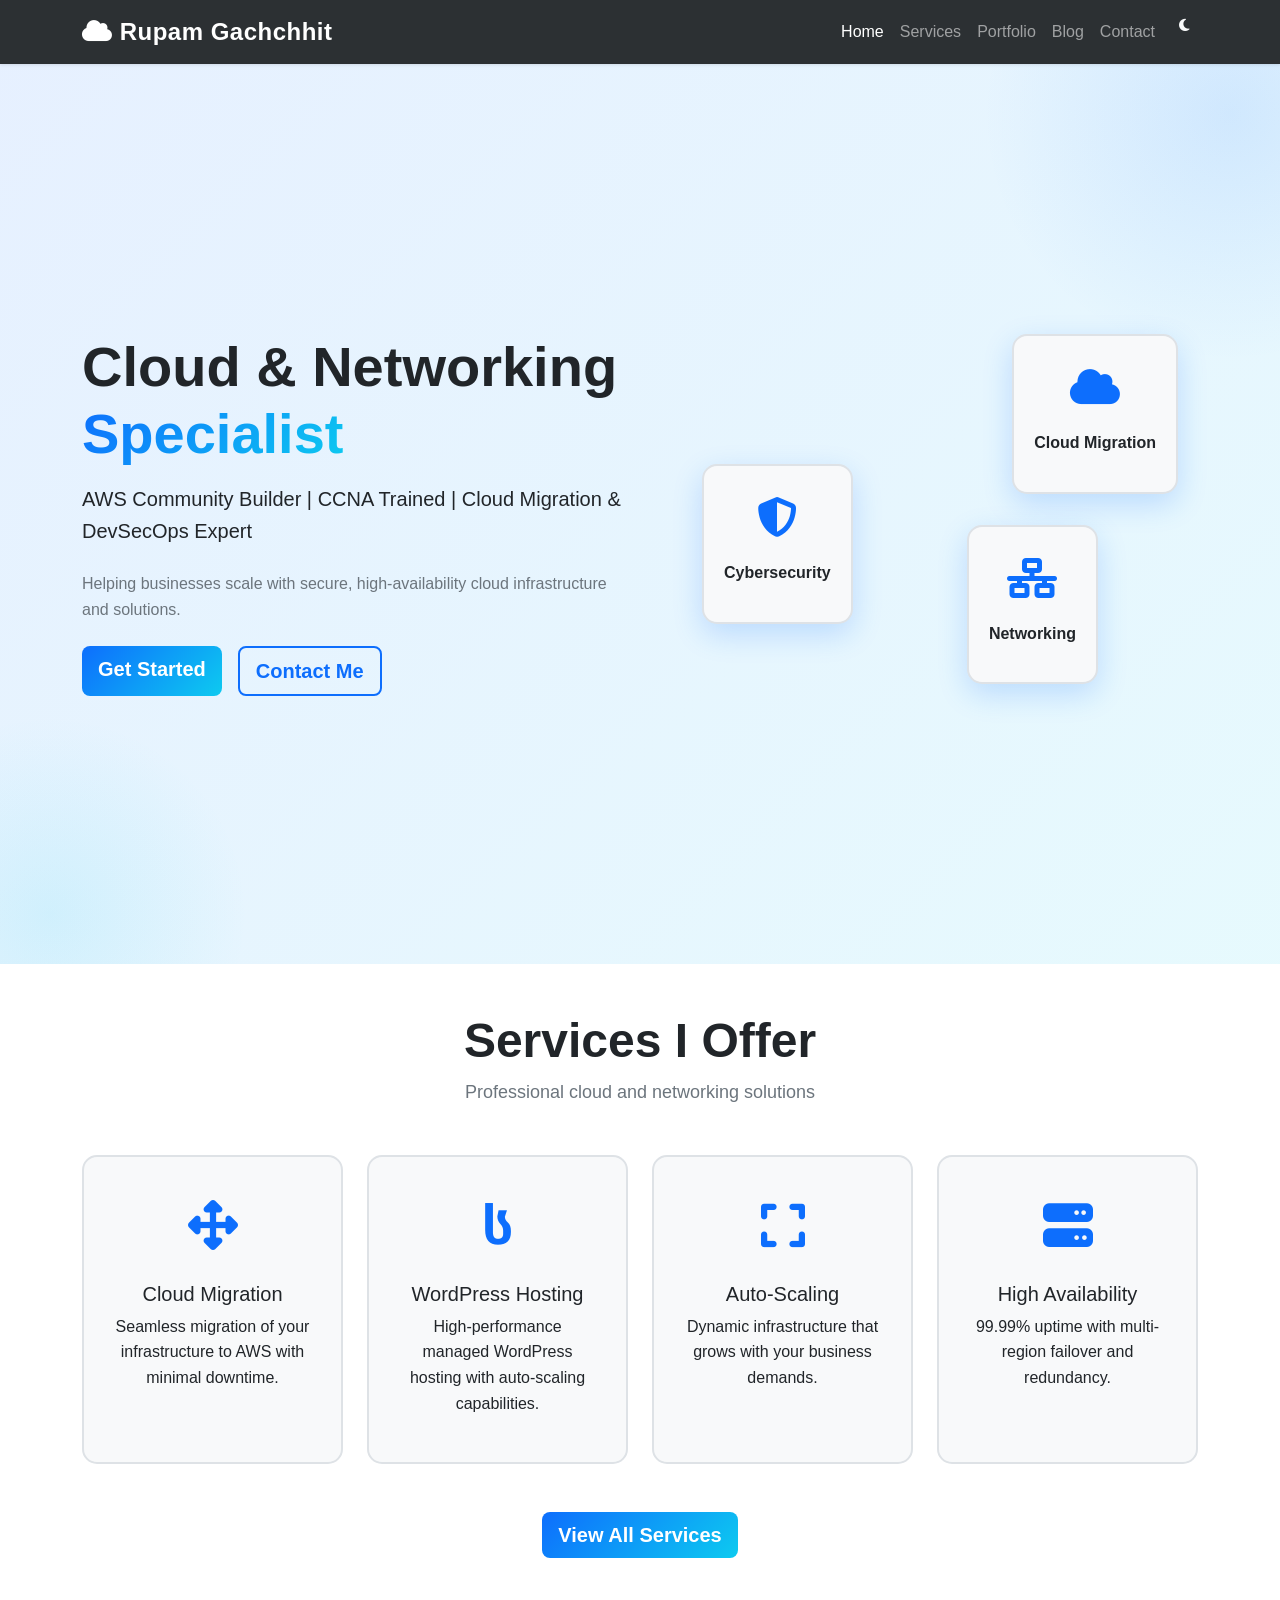
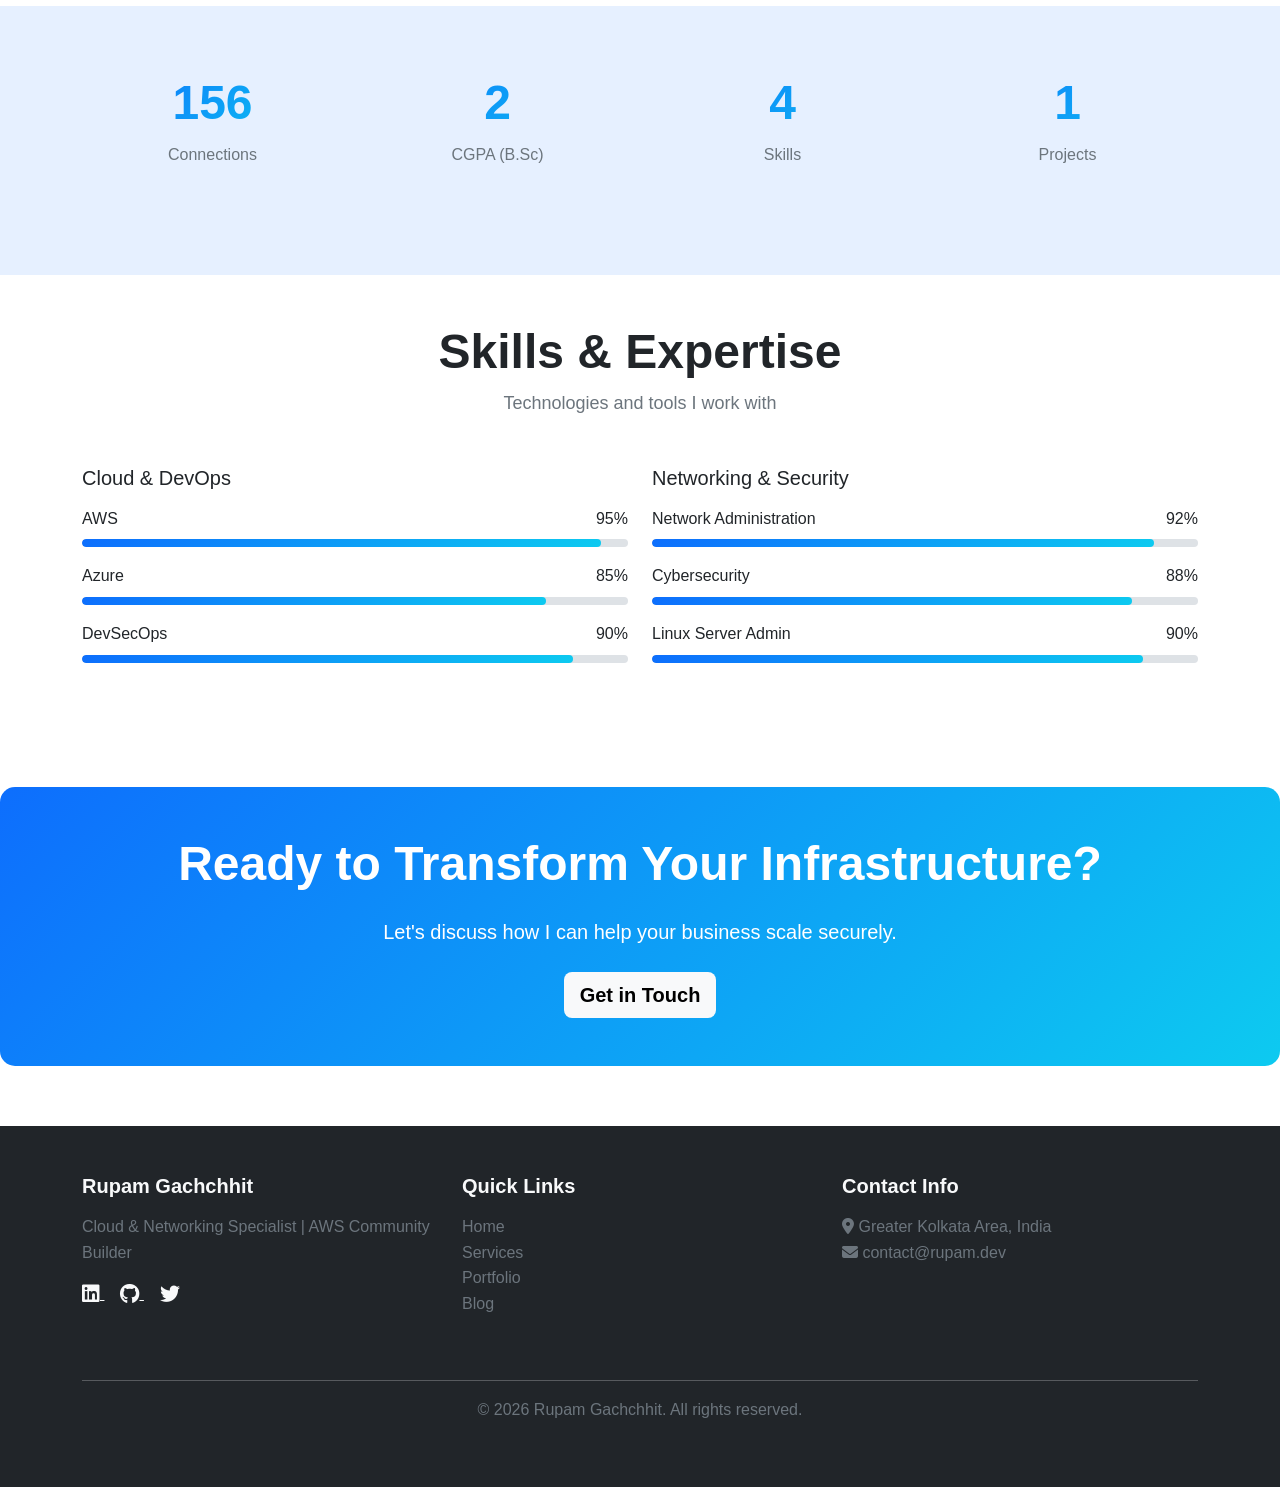
<file: index.html>
<!DOCTYPE html>
<html lang="en">
<head>
    <meta charset="UTF-8">
    <meta name="viewport" content="width=device-width, initial-scale=1.0">
    <title>Rupam Gachchhit - Cloud & Networking Specialist</title>
    <link href="https://cdnjs.cloudflare.com/ajax/libs/bootstrap/5.3.0/css/bootstrap.min.css" rel="stylesheet">
    <link href="https://cdnjs.cloudflare.com/ajax/libs/font-awesome/6.4.0/css/all.min.css" rel="stylesheet">
    <link href="css/style.css" rel="stylesheet">
</head>
<body>
    <!-- Navigation -->
    <nav class="navbar navbar-expand-lg navbar-dark bg-dark sticky-top shadow-sm" id="mainNav">
        <div class="container">
            <a class="navbar-brand fw-bold" href="index.html">
                <i class="fas fa-cloud"></i> Rupam Gachchhit
            </a>
            <button class="navbar-toggler" type="button" data-bs-toggle="collapse" data-bs-target="#navbarNav">
                <span class="navbar-toggler-icon"></span>
            </button>
            <div class="collapse navbar-collapse" id="navbarNav">
                <ul class="navbar-nav ms-auto">
                    <li class="nav-item"><a class="nav-link" href="index.html">Home</a></li>
                    <li class="nav-item"><a class="nav-link" href="services.html">Services</a></li>
                    <li class="nav-item"><a class="nav-link" href="portfolio.html">Portfolio</a></li>
                    <li class="nav-item"><a class="nav-link" href="blog.html">Blog</a></li>
                    <li class="nav-item"><a class="nav-link" href="contact.html">Contact</a></li>
                    <li class="nav-item">
                        <button class="btn btn-sm btn-outline-light ms-2" id="themeToggle">
                            <i class="fas fa-moon"></i>
                        </button>
                    </li>
                </ul>
            </div>
        </div>
    </nav>

    <!-- Hero Section -->
    <section class="hero-section">
        <div class="container h-100">
            <div class="row h-100 align-items-center">
                <div class="col-lg-6">
                    <div class="hero-content">
                        <h1 class="display-4 fw-bold mb-3">
                            Cloud & Networking <span class="gradient-text">Specialist</span>
                        </h1>
                        <p class="lead mb-4">
                            AWS Community Builder | CCNA Trained | Cloud Migration & DevSecOps Expert
                        </p>
                        <p class="text-muted mb-4">
                            Helping businesses scale with secure, high-availability cloud infrastructure and solutions.
                        </p>
                        <div class="d-flex gap-3">
                            <a href="services.html" class="btn btn-primary btn-lg">Get Started</a>
                            <a href="contact.html" class="btn btn-outline-primary btn-lg">Contact Me</a>
                        </div>
                    </div>
                </div>
                <div class="col-lg-6">
                    <div class="hero-image">
                        <div class="floating-card card-1">
                            <div class="card-icon">
                                <i class="fas fa-cloud"></i>
                            </div>
                            <p>Cloud Migration</p>
                        </div>
                        <div class="floating-card card-2">
                            <div class="card-icon">
                                <i class="fas fa-shield-alt"></i>
                            </div>
                            <p>Cybersecurity</p>
                        </div>
                        <div class="floating-card card-3">
                            <div class="card-icon">
                                <i class="fas fa-network-wired"></i>
                            </div>
                            <p>Networking</p>
                        </div>
                    </div>
                </div>
            </div>
        </div>
    </section>

    <!-- Services Preview -->
    <section class="services-preview py-5">
        <div class="container">
            <div class="section-title text-center mb-5">
                <h2 class="display-5 fw-bold mb-2">Services I Offer</h2>
                <p class="text-muted">Professional cloud and networking solutions</p>
            </div>
            <div class="row g-4">
                <div class="col-md-6 col-lg-3">
                    <div class="service-card">
                        <div class="service-icon">
                            <i class="fas fa-arrows-alt"></i>
                        </div>
                        <h5>Cloud Migration</h5>
                        <p>Seamless migration of your infrastructure to AWS with minimal downtime.</p>
                    </div>
                </div>
                <div class="col-md-6 col-lg-3">
                    <div class="service-card">
                        <div class="service-icon">
                            <i class="fas fa-wordpress-simple"></i>
                        </div>
                        <h5>WordPress Hosting</h5>
                        <p>High-performance managed WordPress hosting with auto-scaling capabilities.</p>
                    </div>
                </div>
                <div class="col-md-6 col-lg-3">
                    <div class="service-card">
                        <div class="service-icon">
                            <i class="fas fa-expand"></i>
                        </div>
                        <h5>Auto-Scaling</h5>
                        <p>Dynamic infrastructure that grows with your business demands.</p>
                    </div>
                </div>
                <div class="col-md-6 col-lg-3">
                    <div class="service-card">
                        <div class="service-icon">
                            <i class="fas fa-server"></i>
                        </div>
                        <h5>High Availability</h5>
                        <p>99.99% uptime with multi-region failover and redundancy.</p>
                    </div>
                </div>
            </div>
            <div class="text-center mt-5">
                <a href="services.html" class="btn btn-primary btn-lg">View All Services</a>
            </div>
        </div>
    </section>

    <!-- Stats Section -->
    <section class="stats-section py-5 bg-primary bg-opacity-10">
        <div class="container">
            <div class="row text-center">
                <div class="col-md-3 mb-4">
                    <div class="stat">
                        <h3 class="display-5 fw-bold gradient-text">500+</h3>
                        <p class="text-muted">Connections</p>
                    </div>
                </div>
                <div class="col-md-3 mb-4">
                    <div class="stat">
                        <h3 class="display-5 fw-bold gradient-text">9.37</h3>
                        <p class="text-muted">CGPA (B.Sc)</p>
                    </div>
                </div>
                <div class="col-md-3 mb-4">
                    <div class="stat">
                        <h3 class="display-5 fw-bold gradient-text">15+</h3>
                        <p class="text-muted">Skills</p>
                    </div>
                </div>
                <div class="col-md-3 mb-4">
                    <div class="stat">
                        <h3 class="display-5 fw-bold gradient-text">5+</h3>
                        <p class="text-muted">Projects</p>
                    </div>
                </div>
            </div>
        </div>
    </section>

    <!-- Skills Section -->
    <section class="skills-section py-5">
        <div class="container">
            <div class="section-title text-center mb-5">
                <h2 class="display-5 fw-bold mb-2">Skills & Expertise</h2>
                <p class="text-muted">Technologies and tools I work with</p>
            </div>
            <div class="row">
                <div class="col-lg-6">
                    <h5 class="mb-3">Cloud & DevOps</h5>
                    <div class="skill-item mb-3">
                        <div class="d-flex justify-content-between mb-2">
                            <span>AWS</span>
                            <span>95%</span>
                        </div>
                        <div class="progress">
                            <div class="progress-bar" style="width: 95%"></div>
                        </div>
                    </div>
                    <div class="skill-item mb-3">
                        <div class="d-flex justify-content-between mb-2">
                            <span>Azure</span>
                            <span>85%</span>
                        </div>
                        <div class="progress">
                            <div class="progress-bar" style="width: 85%"></div>
                        </div>
                    </div>
                    <div class="skill-item mb-3">
                        <div class="d-flex justify-content-between mb-2">
                            <span>DevSecOps</span>
                            <span>90%</span>
                        </div>
                        <div class="progress">
                            <div class="progress-bar" style="width: 90%"></div>
                        </div>
                    </div>
                </div>
                <div class="col-lg-6">
                    <h5 class="mb-3">Networking & Security</h5>
                    <div class="skill-item mb-3">
                        <div class="d-flex justify-content-between mb-2">
                            <span>Network Administration</span>
                            <span>92%</span>
                        </div>
                        <div class="progress">
                            <div class="progress-bar" style="width: 92%"></div>
                        </div>
                    </div>
                    <div class="skill-item mb-3">
                        <div class="d-flex justify-content-between mb-2">
                            <span>Cybersecurity</span>
                            <span>88%</span>
                        </div>
                        <div class="progress">
                            <div class="progress-bar" style="width: 88%"></div>
                        </div>
                    </div>
                    <div class="skill-item mb-3">
                        <div class="d-flex justify-content-between mb-2">
                            <span>Linux Server Admin</span>
                            <span>90%</span>
                        </div>
                        <div class="progress">
                            <div class="progress-bar" style="width: 90%"></div>
                        </div>
                    </div>
                </div>
            </div>
        </div>
    </section>

    <!-- CTA Section -->
    <section class="cta-section py-5 bg-primary">
        <div class="container text-center">
            <h2 class="display-5 fw-bold text-white mb-4">Ready to Transform Your Infrastructure?</h2>
            <p class="lead text-white mb-4">Let's discuss how I can help your business scale securely.</p>
            <a href="contact.html" class="btn btn-light btn-lg">Get in Touch</a>
        </div>
    </section>

    <!-- Footer -->
    <footer class="footer bg-dark text-light py-5">
        <div class="container">
            <div class="row mb-4">
                <div class="col-md-4 mb-4">
                    <h5 class="fw-bold mb-3">Rupam Gachchhit</h5>
                    <p class="text-muted">Cloud & Networking Specialist | AWS Community Builder</p>
                    <div class="social-links">
                        <a href="https://linkedin.com/in/rupam-gachchhit/" target="_blank" class="text-light me-3">
                            <i class="fab fa-linkedin fa-lg"></i>
                        </a>
                        <a href="https://github.com" target="_blank" class="text-light me-3">
                            <i class="fab fa-github fa-lg"></i>
                        </a>
                        <a href="https://twitter.com" target="_blank" class="text-light me-3">
                            <i class="fab fa-twitter fa-lg"></i>
                        </a>
                    </div>
                </div>
                <div class="col-md-4 mb-4">
                    <h5 class="fw-bold mb-3">Quick Links</h5>
                    <ul class="list-unstyled">
                        <li><a href="index.html" class="text-muted text-decoration-none">Home</a></li>
                        <li><a href="services.html" class="text-muted text-decoration-none">Services</a></li>
                        <li><a href="portfolio.html" class="text-muted text-decoration-none">Portfolio</a></li>
                        <li><a href="blog.html" class="text-muted text-decoration-none">Blog</a></li>
                    </ul>
                </div>
                <div class="col-md-4 mb-4">
                    <h5 class="fw-bold mb-3">Contact Info</h5>
                    <ul class="list-unstyled text-muted">
                        <li><i class="fas fa-map-marker-alt"></i> Greater Kolkata Area, India</li>
                        <li><i class="fas fa-envelope"></i> <a href="mailto:contact@rupam.dev" class="text-decoration-none text-muted">contact@rupam.dev</a></li>
                    </ul>
                </div>
            </div>
            <hr class="bg-secondary">
            <div class="text-center text-muted">
                <p>&copy; 2026 Rupam Gachchhit. All rights reserved.</p>
            </div>
        </div>
    </footer>

    <script src="https://cdnjs.cloudflare.com/ajax/libs/bootstrap/5.3.0/js/bootstrap.bundle.min.js"></script>
    <script src="js/script.js"></script>
</body>
</html>
</file>
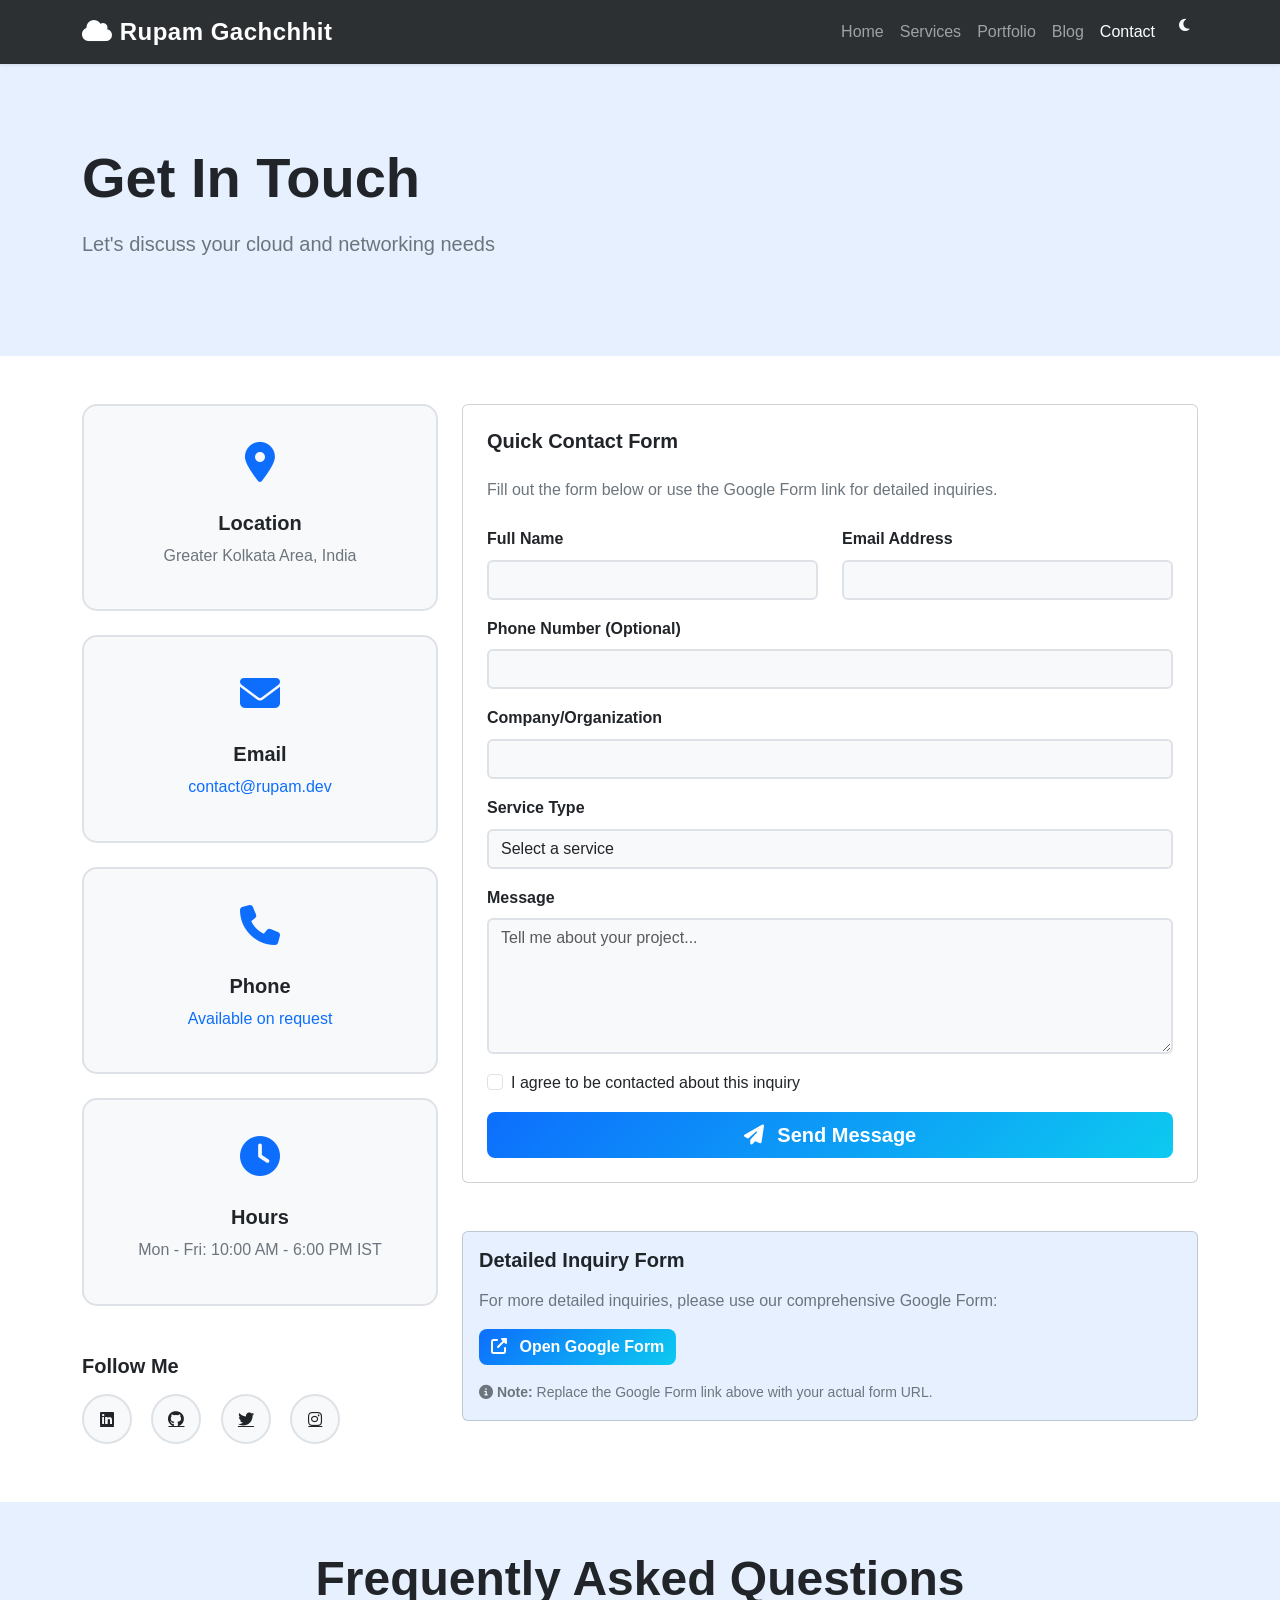
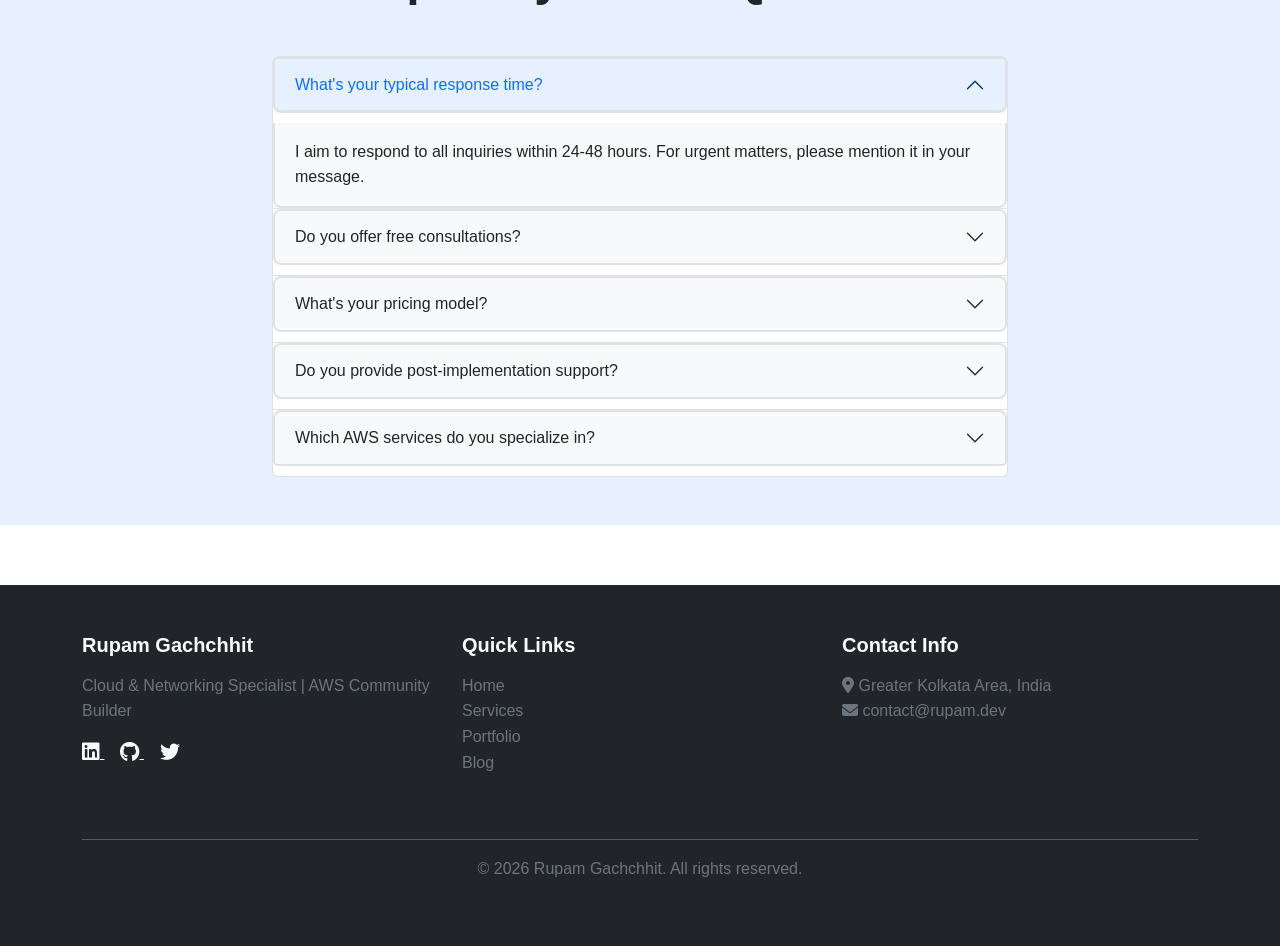
<file: contact.html>
<!DOCTYPE html>
<html lang="en">
<head>
    <meta charset="UTF-8">
    <meta name="viewport" content="width=device-width, initial-scale=1.0">
    <title>Contact - Rupam Gachchhit</title>
    <link href="https://cdnjs.cloudflare.com/ajax/libs/bootstrap/5.3.0/css/bootstrap.min.css" rel="stylesheet">
    <link href="https://cdnjs.cloudflare.com/ajax/libs/font-awesome/6.4.0/css/all.min.css" rel="stylesheet">
    <link href="css/style.css" rel="stylesheet">
</head>
<body>
    <!-- Navigation -->
    <nav class="navbar navbar-expand-lg navbar-dark bg-dark sticky-top shadow-sm" id="mainNav">
        <div class="container">
            <a class="navbar-brand fw-bold" href="index.html">
                <i class="fas fa-cloud"></i> Rupam Gachchhit
            </a>
            <button class="navbar-toggler" type="button" data-bs-toggle="collapse" data-bs-target="#navbarNav">
                <span class="navbar-toggler-icon"></span>
            </button>
            <div class="collapse navbar-collapse" id="navbarNav">
                <ul class="navbar-nav ms-auto">
                    <li class="nav-item"><a class="nav-link" href="index.html">Home</a></li>
                    <li class="nav-item"><a class="nav-link" href="services.html">Services</a></li>
                    <li class="nav-item"><a class="nav-link" href="portfolio.html">Portfolio</a></li>
                    <li class="nav-item"><a class="nav-link" href="blog.html">Blog</a></li>
                    <li class="nav-item"><a class="nav-link active" href="contact.html">Contact</a></li>
                    <li class="nav-item">
                        <button class="btn btn-sm btn-outline-light ms-2" id="themeToggle">
                            <i class="fas fa-moon"></i>
                        </button>
                    </li>
                </ul>
            </div>
        </div>
    </nav>

    <!-- Contact Hero -->
    <section class="page-hero bg-primary bg-opacity-10 py-5">
        <div class="container">
            <h1 class="display-4 fw-bold mb-3">Get In Touch</h1>
            <p class="lead text-muted">Let's discuss your cloud and networking needs</p>
        </div>
    </section>

    <!-- Contact Section -->
    <section class="py-5">
        <div class="container">
            <div class="row g-4">
                <!-- Contact Info -->
                <div class="col-lg-4">
                    <div class="contact-info-card">
                        <div class="contact-icon">
                            <i class="fas fa-map-marker-alt"></i>
                        </div>
                        <h5 class="fw-bold mt-3 mb-2">Location</h5>
                        <p class="text-muted">Greater Kolkata Area, India</p>
                    </div>

                    <div class="contact-info-card mt-4">
                        <div class="contact-icon">
                            <i class="fas fa-envelope"></i>
                        </div>
                        <h5 class="fw-bold mt-3 mb-2">Email</h5>
                        <p class="text-muted"><a href="mailto:contact@rupam.dev" class="text-decoration-none">contact@rupam.dev</a></p>
                    </div>

                    <div class="contact-info-card mt-4">
                        <div class="contact-icon">
                            <i class="fas fa-phone"></i>
                        </div>
                        <h5 class="fw-bold mt-3 mb-2">Phone</h5>
                        <p class="text-muted"><a href="tel:+91-XXXXXXXXXX" class="text-decoration-none">Available on request</a></p>
                    </div>

                    <div class="contact-info-card mt-4">
                        <div class="contact-icon">
                            <i class="fas fa-clock"></i>
                        </div>
                        <h5 class="fw-bold mt-3 mb-2">Hours</h5>
                        <p class="text-muted">Mon - Fri: 10:00 AM - 6:00 PM IST</p>
                    </div>

                    <!-- Social Links -->
                    <div class="mt-5">
                        <h5 class="fw-bold mb-3">Follow Me</h5>
                        <div class="social-links-large">
                            <a href="https://linkedin.com/in/rupam-gachchhit/" target="_blank" class="social-link">
                                <i class="fab fa-linkedin"></i>
                            </a>
                            <a href="https://github.com" target="_blank" class="social-link">
                                <i class="fab fa-github"></i>
                            </a>
                            <a href="https://twitter.com" target="_blank" class="social-link">
                                <i class="fab fa-twitter"></i>
                            </a>
                            <a href="https://instagram.com" target="_blank" class="social-link">
                                <i class="fab fa-instagram"></i>
                            </a>
                        </div>
                    </div>
                </div>

                <!-- Contact Form -->
                <div class="col-lg-8">
                    <!-- Google Form Embed Option -->
                    <div class="card mb-5">
                        <div class="card-body p-4">
                            <h5 class="card-title fw-bold mb-4">Quick Contact Form</h5>
                            <p class="text-muted mb-4">Fill out the form below or use the Google Form link for detailed inquiries.</p>
                            
                            <form id="contactForm">
                                <div class="row mb-3">
                                    <div class="col-md-6">
                                        <label for="fullName" class="form-label fw-bold">Full Name</label>
                                        <input type="text" class="form-control" id="fullName" name="fullName" required>
                                    </div>
                                    <div class="col-md-6">
                                        <label for="email" class="form-label fw-bold">Email Address</label>
                                        <input type="email" class="form-control" id="email" name="email" required>
                                    </div>
                                </div>

                                <div class="mb-3">
                                    <label for="phone" class="form-label fw-bold">Phone Number (Optional)</label>
                                    <input type="tel" class="form-control" id="phone" name="phone">
                                </div>

                                <div class="mb-3">
                                    <label for="company" class="form-label fw-bold">Company/Organization</label>
                                    <input type="text" class="form-control" id="company" name="company">
                                </div>

                                <div class="mb-3">
                                    <label for="serviceType" class="form-label fw-bold">Service Type</label>
                                    <select class="form-select" id="serviceType" name="serviceType" required>
                                        <option value="">Select a service</option>
                                        <option value="cloud-migration">Cloud Migration</option>
                                        <option value="wordpress-hosting">WordPress Hosting</option>
                                        <option value="auto-scaling">Auto-Scaling Solutions</option>
                                        <option value="high-availability">High Availability & DR</option>
                                        <option value="dns-config">DNS Configuration</option>
                                        <option value="security-audit">Security Audit</option>
                                        <option value="consultation">Consultation</option>
                                        <option value="other">Other</option>
                                    </select>
                                </div>

                                <div class="mb-3">
                                    <label for="message" class="form-label fw-bold">Message</label>
                                    <textarea class="form-control" id="message" name="message" rows="5" placeholder="Tell me about your project..." required></textarea>
                                </div>

                                <div class="mb-3 form-check">
                                    <input class="form-check-input" type="checkbox" id="agreeTerms" required>
                                    <label class="form-check-label" for="agreeTerms">
                                        I agree to be contacted about this inquiry
                                    </label>
                                </div>

                                <button type="submit" class="btn btn-primary btn-lg w-100">
                                    <i class="fas fa-paper-plane me-2"></i> Send Message
                                </button>
                            </form>

                            <div id="formMessage"></div>
                        </div>
                    </div>

                    <!-- Google Form Link -->
                    <div class="card bg-primary bg-opacity-10">
                        <div class="card-body">
                            <h5 class="card-title fw-bold mb-3">Detailed Inquiry Form</h5>
                            <p class="text-muted mb-3">For more detailed inquiries, please use our comprehensive Google Form:</p>
                            <a href="https://forms.gle/YOUR-GOOGLE-FORM-LINK" target="_blank" class="btn btn-primary">
                                <i class="fas fa-external-link-alt me-2"></i> Open Google Form
                            </a>
                            <p class="text-muted small mt-3 mb-0">
                                <i class="fas fa-info-circle"></i> <strong>Note:</strong> Replace the Google Form link above with your actual form URL.
                            </p>
                        </div>
                    </div>
                </div>
            </div>
        </div>
    </section>

    <!-- FAQ Section -->
    <section class="py-5 bg-primary bg-opacity-10">
        <div class="container">
            <h2 class="display-5 fw-bold text-center mb-5">Frequently Asked Questions</h2>
            <div class="row">
                <div class="col-lg-8 mx-auto">
                    <div class="accordion" id="faqAccordion">
                        <div class="accordion-item">
                            <h2 class="accordion-header">
                                <button class="accordion-button" type="button" data-bs-toggle="collapse" data-bs-target="#faq1">
                                    What's your typical response time?
                                </button>
                            </h2>
                            <div id="faq1" class="accordion-collapse collapse show" data-bs-parent="#faqAccordion">
                                <div class="accordion-body">
                                    I aim to respond to all inquiries within 24-48 hours. For urgent matters, please mention it in your message.
                                </div>
                            </div>
                        </div>
                        <div class="accordion-item">
                            <h2 class="accordion-header">
                                <button class="accordion-button collapsed" type="button" data-bs-toggle="collapse" data-bs-target="#faq2">
                                    Do you offer free consultations?
                                </button>
                            </h2>
                            <div id="faq2" class="accordion-collapse collapse" data-bs-parent="#faqAccordion">
                                <div class="accordion-body">
                                    Yes, I offer a free 30-minute initial consultation to understand your requirements and discuss potential solutions.
                                </div>
                            </div>
                        </div>
                        <div class="accordion-item">
                            <h2 class="accordion-header">
                                <button class="accordion-button collapsed" type="button" data-bs-toggle="collapse" data-bs-target="#faq3">
                                    What's your pricing model?
                                </button>
                            </h2>
                            <div id="faq3" class="accordion-collapse collapse" data-bs-parent="#faqAccordion">
                                <div class="accordion-body">
                                    Pricing is project-based and customized according to your specific needs. I provide detailed quotes after the initial consultation.
                                </div>
                            </div>
                        </div>
                        <div class="accordion-item">
                            <h2 class="accordion-header">
                                <button class="accordion-button collapsed" type="button" data-bs-toggle="collapse" data-bs-target="#faq4">
                                    Do you provide post-implementation support?
                                </button>
                            </h2>
                            <div id="faq4" class="accordion-collapse collapse" data-bs-parent="#faqAccordion">
                                <div class="accordion-body">
                                    Absolutely! All projects include 30 days of post-implementation support. Extended support packages are available.
                                </div>
                            </div>
                        </div>
                        <div class="accordion-item">
                            <h2 class="accordion-header">
                                <button class="accordion-button collapsed" type="button" data-bs-toggle="collapse" data-bs-target="#faq5">
                                    Which AWS services do you specialize in?
                                </button>
                            </h2>
                            <div id="faq5" class="accordion-collapse collapse" data-bs-parent="#faqAccordion">
                                <div class="accordion-body">
                                    I specialize in VPC, EC2, RDS, Lambda, Route 53, CloudFront, IAM, and more. I can help optimize any AWS service for your needs.
                                </div>
                            </div>
                        </div>
                    </div>
                </div>
            </div>
        </div>
    </section>

    <!-- Footer -->
    <footer class="footer bg-dark text-light py-5">
        <div class="container">
            <div class="row mb-4">
                <div class="col-md-4 mb-4">
                    <h5 class="fw-bold mb-3">Rupam Gachchhit</h5>
                    <p class="text-muted">Cloud & Networking Specialist | AWS Community Builder</p>
                    <div class="social-links">
                        <a href="https://linkedin.com/in/rupam-gachchhit/" target="_blank" class="text-light me-3">
                            <i class="fab fa-linkedin fa-lg"></i>
                        </a>
                        <a href="https://github.com" target="_blank" class="text-light me-3">
                            <i class="fab fa-github fa-lg"></i>
                        </a>
                        <a href="https://twitter.com" target="_blank" class="text-light me-3">
                            <i class="fab fa-twitter fa-lg"></i>
                        </a>
                    </div>
                </div>
                <div class="col-md-4 mb-4">
                    <h5 class="fw-bold mb-3">Quick Links</h5>
                    <ul class="list-unstyled">
                        <li><a href="index.html" class="text-muted text-decoration-none">Home</a></li>
                        <li><a href="services.html" class="text-muted text-decoration-none">Services</a></li>
                        <li><a href="portfolio.html" class="text-muted text-decoration-none">Portfolio</a></li>
                        <li><a href="blog.html" class="text-muted text-decoration-none">Blog</a></li>
                    </ul>
                </div>
                <div class="col-md-4 mb-4">
                    <h5 class="fw-bold mb-3">Contact Info</h5>
                    <ul class="list-unstyled text-muted">
                        <li><i class="fas fa-map-marker-alt"></i> Greater Kolkata Area, India</li>
                        <li><i class="fas fa-envelope"></i> <a href="mailto:contact@rupam.dev" class="text-decoration-none text-muted">contact@rupam.dev</a></li>
                    </ul>
                </div>
            </div>
            <hr class="bg-secondary">
            <div class="text-center text-muted">
                <p>&copy; 2026 Rupam Gachchhit. All rights reserved.</p>
            </div>
        </div>
    </footer>

    <script src="https://cdnjs.cloudflare.com/ajax/libs/bootstrap/5.3.0/js/bootstrap.bundle.min.js"></script>
    <script src="js/script.js"></script>
    <script src="js/contact.js"></script>
</body>
</html>
</file>
<file: css/style.css>
:root {
    --primary-color: #0d6efd;
    --secondary-color: #6c757d;
    --success-color: #198754;
    --danger-color: #dc3545;
    --warning-color: #ffc107;
    --info-color: #0dcaf0;
    --dark-color: #212529;
    --light-color: #f8f9fa;
    --white-color: #ffffff;
    --gradient: linear-gradient(135deg, #0d6efd 0%, #0dcaf0 100%);
}

[data-theme="dark"] {
    --bg-color: #1a1a2e;
    --text-color: #e0e0e0;
    --card-bg: #16213e;
    --border-color: #444;
}

[data-theme="light"] {
    --bg-color: #ffffff;
    --text-color: #212529;
    --card-bg: #f8f9fa;
    --border-color: #dee2e6;
}

* {
    transition: background-color 0.3s ease, color 0.3s ease;
}

body {
    font-family: 'Segoe UI', Tahoma, Geneva, Verdana, sans-serif;
    background-color: var(--bg-color);
    color: var(--text-color);
    line-height: 1.6;
}

/* ============ HERO SECTION ============ */
.hero-section {
    min-height: 100vh;
    display: flex;
    align-items: center;
    background: linear-gradient(135deg, rgba(13, 110, 253, 0.1) 0%, rgba(13, 202, 240, 0.1) 100%);
    position: relative;
    overflow: hidden;
}

.hero-section::before {
    content: '';
    position: absolute;
    width: 500px;
    height: 500px;
    background: radial-gradient(circle, rgba(13, 110, 253, 0.1) 0%, transparent 70%);
    border-radius: 50%;
    top: -200px;
    right: -200px;
    animation: float 6s ease-in-out infinite;
}

.hero-section::after {
    content: '';
    position: absolute;
    width: 400px;
    height: 400px;
    background: radial-gradient(circle, rgba(13, 202, 240, 0.1) 0%, transparent 70%);
    border-radius: 50%;
    bottom: -150px;
    left: -150px;
    animation: float 8s ease-in-out infinite reverse;
}

@keyframes float {
    0%, 100% {
        transform: translateY(0px);
    }
    50% {
        transform: translateY(30px);
    }
}

.hero-content {
    position: relative;
    z-index: 10;
    animation: slideInLeft 0.8s ease-out;
}

@keyframes slideInLeft {
    from {
        opacity: 0;
        transform: translateX(-50px);
    }
    to {
        opacity: 1;
        transform: translateX(0);
    }
}

.gradient-text {
    background: var(--gradient);
    -webkit-background-clip: text;
    -webkit-text-fill-color: transparent;
    background-clip: text;
}

.hero-image {
    position: relative;
    height: 400px;
    animation: slideInRight 0.8s ease-out;
}

@keyframes slideInRight {
    from {
        opacity: 0;
        transform: translateX(50px);
    }
    to {
        opacity: 1;
        transform: translateX(0);
    }
}

.floating-card {
    position: absolute;
    background: var(--card-bg);
    border: 2px solid var(--border-color);
    border-radius: 15px;
    padding: 20px;
    text-align: center;
    font-weight: bold;
    box-shadow: 0 10px 30px rgba(13, 110, 253, 0.2);
    animation: float 4s ease-in-out infinite;
}

.floating-card.card-1 {
    top: 20px;
    right: 20px;
    animation-delay: 0s;
}

.floating-card.card-2 {
    top: 150px;
    left: 50px;
    animation-delay: 1s;
}

.floating-card.card-3 {
    bottom: 30px;
    right: 100px;
    animation-delay: 2s;
}

.card-icon {
    font-size: 40px;
    color: var(--primary-color);
    margin-bottom: 10px;
}

/* ============ SECTIONS ============ */
.page-hero {
    padding: 80px 0 !important;
}

.section-title {
    position: relative;
}

.section-title h2 {
    color: var(--text-color);
}

.section-title p {
    font-size: 18px;
}

/* ============ CARDS ============ */
.service-card {
    background: var(--card-bg);
    border: 2px solid var(--border-color);
    border-radius: 15px;
    padding: 30px;
    text-align: center;
    transition: all 0.3s ease;
    height: 100%;
}

.service-card:hover {
    transform: translateY(-10px);
    box-shadow: 0 15px 40px rgba(13, 110, 253, 0.3);
    border-color: var(--primary-color);
}

.service-icon {
    font-size: 50px;
    color: var(--primary-color);
    margin-bottom: 15px;
}

.service-large-icon {
    font-size: 80px;
    color: var(--primary-color);
    margin-bottom: 20px;
}

.service-detailed-card {
    background: var(--card-bg);
    border: 2px solid var(--border-color);
    border-radius: 15px;
    padding: 35px;
    transition: all 0.3s ease;
    height: 100%;
}

.service-detailed-card:hover {
    box-shadow: 0 15px 40px rgba(13, 110, 253, 0.2);
    border-color: var(--primary-color);
}

.service-header {
    display: flex;
    align-items: center;
    gap: 20px;
    margin-bottom: 20px;
}

.service-tags {
    display: flex;
    flex-wrap: wrap;
    gap: 8px;
}

/* ============ PORTFOLIO ============ */
.portfolio-card {
    background: var(--card-bg);
    border: 2px solid var(--border-color);
    border-radius: 15px;
    overflow: hidden;
    transition: all 0.3s ease;
    height: 100%;
}

.portfolio-card:hover {
    transform: translateY(-10px);
    box-shadow: 0 15px 40px rgba(13, 110, 253, 0.2);
    border-color: var(--primary-color);
}

.portfolio-image {
    width: 100%;
    height: 250px;
    background: linear-gradient(135deg, rgba(13, 110, 253, 0.1), rgba(13, 202, 240, 0.1));
    display: flex;
    align-items: center;
    justify-content: center;
}

.project-placeholder {
    font-size: 80px;
    color: var(--primary-color);
    opacity: 0.5;
}

.portfolio-content {
    padding: 25px;
}

.portfolio-meta {
    display: flex;
    gap: 15px;
    font-size: 14px;
    color: var(--secondary-color);
    margin-top: 15px;
}

/* ============ SKILLS ============ */
.skill-item {
    margin-bottom: 20px;
}

.progress {
    background-color: var(--border-color);
    height: 8px;
    border-radius: 10px;
}

.progress-bar {
    background: var(--gradient);
    border-radius: 10px;
}

/* ============ CONTACT ============ */
.contact-info-card {
    background: var(--card-bg);
    border: 2px solid var(--border-color);
    border-radius: 15px;
    padding: 25px;
    text-align: center;
    transition: all 0.3s ease;
}

.contact-info-card:hover {
    transform: translateY(-5px);
    box-shadow: 0 10px 30px rgba(13, 110, 253, 0.2);
}

.contact-icon {
    font-size: 40px;
    color: var(--primary-color);
}

.social-links-large a {
    display: inline-flex;
    align-items: center;
    justify-content: center;
    width: 50px;
    height: 50px;
    background: var(--card-bg);
    border: 2px solid var(--border-color);
    border-radius: 50%;
    margin-right: 15px;
    margin-bottom: 10px;
    transition: all 0.3s ease;
    color: var(--text-color);
}

.social-links-large a:hover {
    background: var(--primary-color);
    color: white;
    border-color: var(--primary-color);
    transform: translateY(-5px);
}

.form-control,
.form-select {
    background: var(--card-bg);
    border: 2px solid var(--border-color);
    color: var(--text-color);
}

.form-control:focus,
.form-select:focus {
    background: var(--card-bg);
    border-color: var(--primary-color);
    color: var(--text-color);
    box-shadow: 0 0 0 0.25rem rgba(13, 110, 253, 0.25);
}

/* ============ PROCESS STEPS ============ */
.process-step {
    text-align: center;
    position: relative;
}

.step-number {
    width: 70px;
    height: 70px;
    background: var(--gradient);
    color: white;
    border-radius: 50%;
    display: flex;
    align-items: center;
    justify-content: center;
    font-size: 32px;
    font-weight: bold;
    margin: 0 auto 20px;
}

/* ============ PRICING ============ */
.pricing-card {
    background: var(--card-bg);
    border: 2px solid var(--border-color);
    border-radius: 15px;
    padding: 30px;
    text-align: center;
    transition: all 0.3s ease;
    height: 100%;
}

.pricing-card:hover {
    transform: translateY(-10px);
    box-shadow: 0 15px 40px rgba(13, 110, 253, 0.2);
}

.pricing-card.featured {
    border-color: var(--primary-color);
    box-shadow: 0 10px 30px rgba(13, 110, 253, 0.2);
    transform: scale(1.05);
}

/* ============ BLOG ============ */
.blog-card {
    background: var(--card-bg);
    border: 2px solid var(--border-color);
    border-radius: 15px;
    padding: 25px;
    transition: all 0.3s ease;
    margin-bottom: 30px;
    cursor: pointer;
}

.blog-card:hover {
    transform: translateY(-5px);
    box-shadow: 0 10px 30px rgba(13, 110, 253, 0.2);
    border-color: var(--primary-color);
}

.blog-meta {
    display: flex;
    gap: 15px;
    font-size: 14px;
    color: var(--secondary-color);
    margin-bottom: 15px;
}

.blog-tags {
    display: flex;
    gap: 8px;
    flex-wrap: wrap;
    margin-top: 15px;
}

/* ============ FOOTER ============ */
.footer {
    background: var(--dark-color) !important;
    margin-top: 60px;
}

.social-links a {
    transition: all 0.3s ease;
}

.social-links a:hover {
    color: var(--primary-color) !important;
    transform: translateY(-5px);
}

/* ============ BUTTONS ============ */
.btn {
    border-radius: 8px;
    font-weight: 600;
    transition: all 0.3s ease;
    border: none;
}

.btn-primary {
    background: var(--gradient);
    border-color: transparent;
}

.btn-primary:hover {
    transform: translateY(-3px);
    box-shadow: 0 10px 25px rgba(13, 110, 253, 0.4);
}

.btn-outline-primary {
    color: var(--primary-color);
    border: 2px solid var(--primary-color);
}

.btn-outline-primary:hover {
    background: var(--primary-color);
    border-color: var(--primary-color);
    color: white;
}

/* ============ STATS ============ */
.stat {
    padding: 20px;
}

.stat h3 {
    margin-bottom: 10px;
}

/* ============ NAVBAR ============ */
.navbar {
    backdrop-filter: blur(10px);
    background: rgba(33, 37, 41, 0.95) !important;
}

.navbar-brand {
    font-size: 24px;
    letter-spacing: 0.5px;
}

/* ============ ANIMATIONS ============ */
@keyframes fadeIn {
    from {
        opacity: 0;
    }
    to {
        opacity: 1;
    }
}

@keyframes slideUp {
    from {
        opacity: 0;
        transform: translateY(30px);
    }
    to {
        opacity: 1;
        transform: translateY(0);
    }
}

.fade-in {
    animation: fadeIn 0.6s ease-out;
}

.slide-up {
    animation: slideUp 0.6s ease-out;
}

/* ============ CTA SECTION ============ */
.cta-section {
    background: var(--gradient) !important;
    border-radius: 15px;
    margin: 60px 0;
    padding: 60px 0;
}

/* ============ RESPONSIVE ============ */
@media (max-width: 768px) {
    .hero-section {
        min-height: 70vh;
    }

    .hero-image {
        height: 300px;
        margin-top: 30px;
    }

    .floating-card {
        font-size: 12px;
        padding: 15px;
        width: 100px;
        height: 100px;
    }

    .floating-card.card-1 {
        top: -20px;
        right: 0;
    }

    .floating-card.card-2 {
        top: 80px;
        left: 0;
    }

    .floating-card.card-3 {
        bottom: 0;
        right: 20px;
    }

    .pricing-card.featured {
        transform: scale(1);
    }

    .display-4 {
        font-size: 32px;
    }

    .display-5 {
        font-size: 28px;
    }
}

/* ============ DARK MODE SPECIFIC ============ */
[data-theme="dark"] .card {
    background: #16213e !important;
    border-color: #444 !important;
}

[data-theme="dark"] .form-control,
[data-theme="dark"] .form-select {
    background: #16213e !important;
    color: #e0e0e0 !important;
}

[data-theme="dark"] .btn-outline-light {
    color: #e0e0e0 !important;
}

[data-theme="dark"] .accordion-button {
    background: #16213e !important;
    color: #e0e0e0 !important;
}

[data-theme="dark"] .accordion-button:not(.collapsed) {
    background: rgba(13, 110, 253, 0.2) !important;
    color: var(--primary-color) !important;
}

/* ============ UTILITIES ============ */
.shadow-sm {
    box-shadow: 0 1px 3px rgba(0, 0, 0, 0.1) !important;
}

.opacity-10 {
    opacity: 0.1;
}

.text-decoration-none {
    text-decoration: none !important;
}

.text-muted {
    color: var(--secondary-color) !important;
}

/* ============ ACCORDION ============ */
.accordion-button {
    background: var(--card-bg);
    border: 2px solid var(--border-color);
    color: var(--text-color);
    border-radius: 8px;
    margin-bottom: 10px;
}

.accordion-button:not(.collapsed) {
    background: rgba(13, 110, 253, 0.1);
    color: var(--primary-color);
}

.accordion-body {
    background: var(--card-bg);
    border: 2px solid var(--border-color);
    border-top: none;
    border-radius: 0 0 8px 8px;
    color: var(--text-color);
}

/* ============ SCROLLBAR ============ */
::-webkit-scrollbar {
    width: 10px;
}

::-webkit-scrollbar-track {
    background: var(--bg-color);
}

::-webkit-scrollbar-thumb {
    background: var(--primary-color);
    border-radius: 5px;
}

::-webkit-scrollbar-thumb:hover {
    background: var(--primary-color);
    opacity: 0.8;
}
</file>
